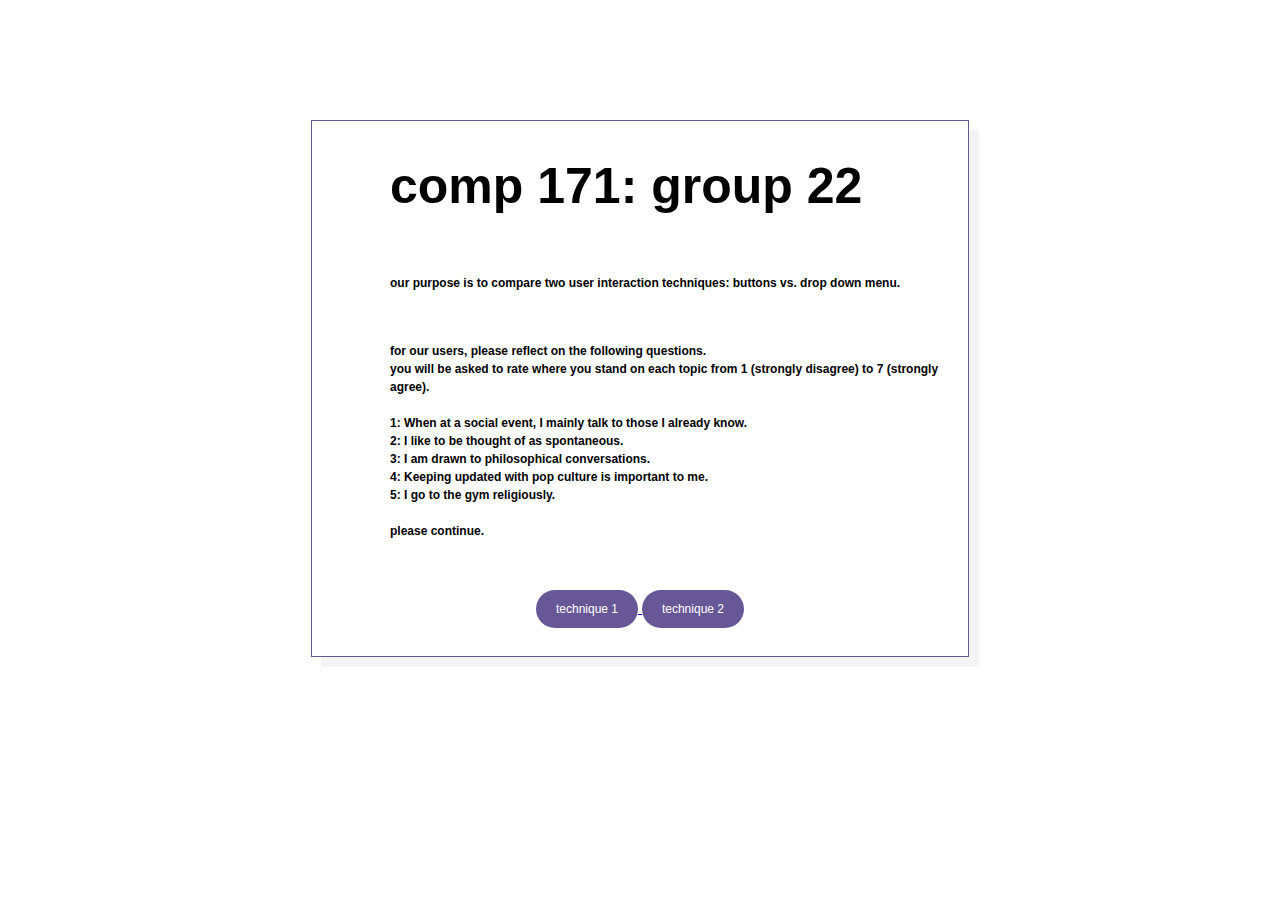
<file: index.html>
<!DOCTYPE html>
<meta name="viewport" content="width=device-width, initial-scale=1.0">

<html>

<head>
    <title>[COMP 171] Assignment 9</title>
    <link rel="stylesheet" href="index.css">
</head>
    
<body>
    
    <div class="form_title">
        <h1>comp 171: group 22</h1>
        <h1 style = "font-size: 12px;">our purpose is to compare two user interaction techniques: buttons vs. drop down menu. </h1>
        <h1 style = "font-size: 12px;">for our users, please reflect on the following questions. <br/>
            you will be asked to rate where you stand on each topic from 1 (strongly disagree) to 7 (strongly agree). <br/> <br/>
            1: When at a social event, I mainly talk to those I already know. <br/>
            2: I like to be thought of as spontaneous. <br/>
            3: I am drawn to philosophical conversations. <br/>
            4: Keeping updated with pop culture is important to me. <br/>
            5: I go to the gym religiously. <br/> <br/>
            
            please continue.
        </h1>
    </div>
    
            <a href="/COMP171/tech1.html" class = "buttons">
                <button style = "background-color: #685796;
                                color: white; font-size: 12px;
                                padding: 12px 20px; border: none; cursor: pointer; border-radius: 20px"> technique 1 </button>
                
            </a>
            <a href="/COMP171/tech2.html" class = "buttons">
                <button style = "background-color: #685796;
                                color: white; font-size: 12px;
                                padding: 12px 20px; border: none; cursor: pointer; border-radius: 20px"> technique 2 </button>
                
            </a>
</body>
    
</html>
</file>
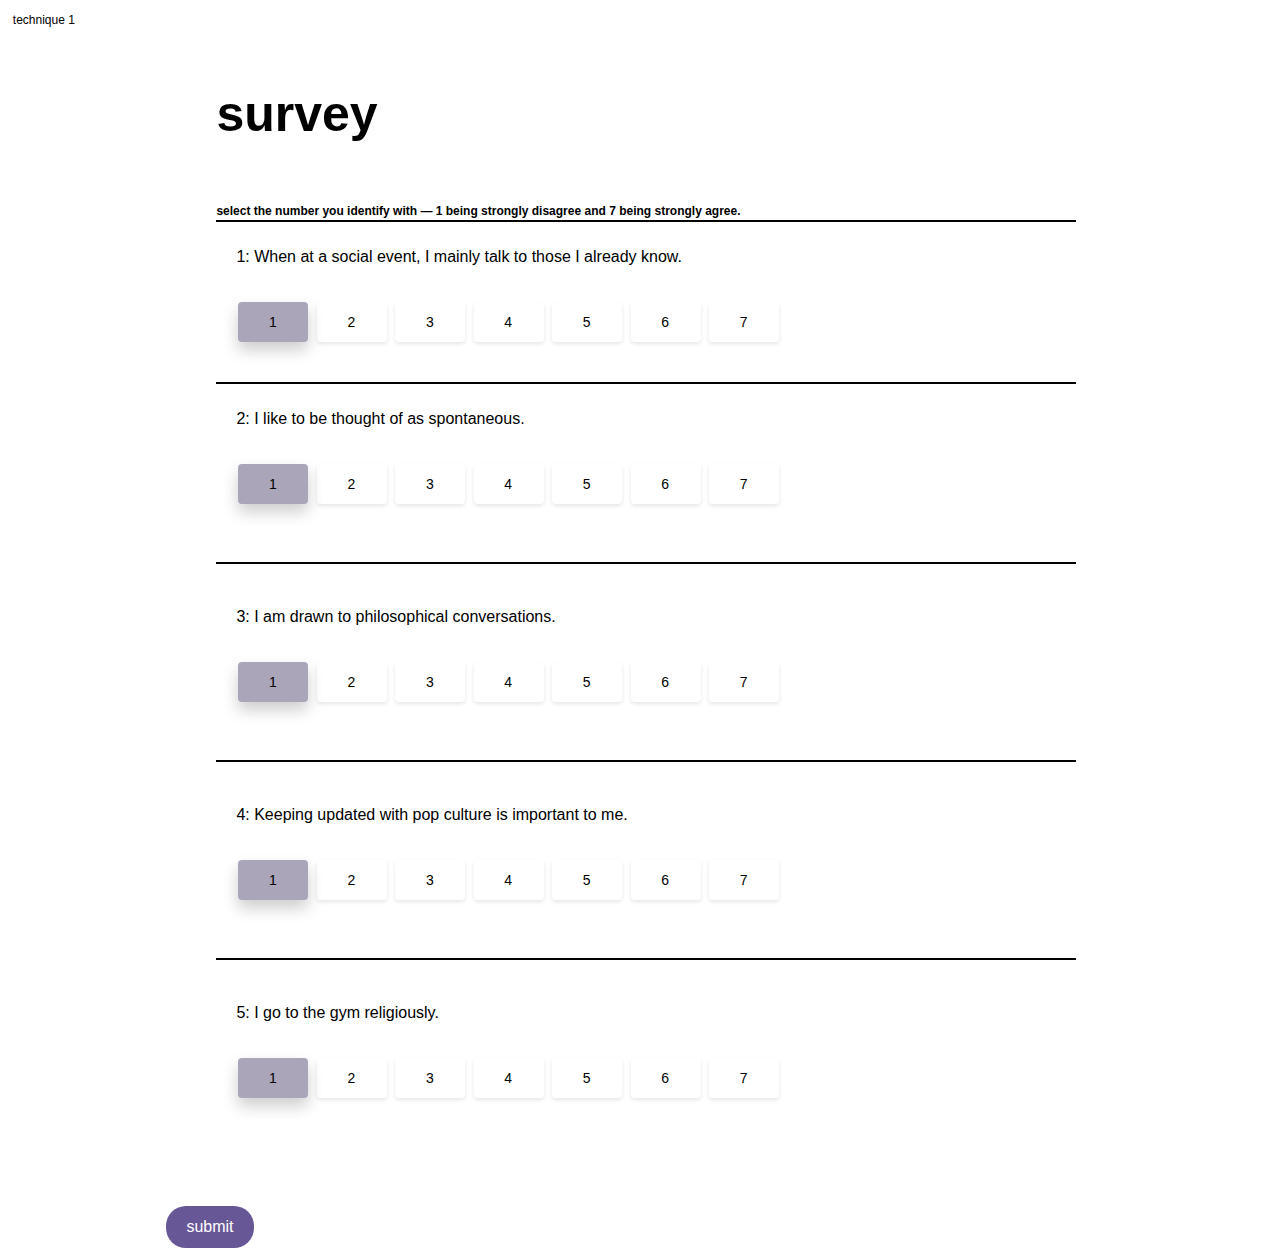
<file: tech1.html>
<!DOCTYPE html>
<meta name="viewport" content="width=device-width, initial-scale=1.0">

<html>

<head>
    <title>[COMP 171] Assignment 9</title>
    <link rel="stylesheet" href="main.css">
</head>

    <header>technique 1</header>
    
    <div class="body">
        <form name=data>
            <div class="form_title">
            
                <h1>survey</h1>
                <h1 style = "font-size: 12px;">select the number you identify with — 1 being strongly disagree and 7 being strongly agree.</h1>

                <div class="form_border">

                    <div class="form_q">
                        1: When at a social event, I mainly talk to those I already know. 
                        
                        <div class="col-12 pb-5"> <br>
                            <input class="checkbox-tools" type="radio" name="q1" id="q1_1" value = "1" checked required>
                            <label class="for-checkbox-tools" for="q1_1"  >1</label>

                            <input class="checkbox-tools" type="radio" name="q1" value = "2" id="q1_2">
                            <label class="for-checkbox-tools" for="q1_2"   >2</label>

                            <input class="checkbox-tools" type="radio" name="q1" value = "3" id="q1_3">
                            <label class="for-checkbox-tools" for="q1_3" >3</label>

                            <input class="checkbox-tools" type="radio" name="q1" value = "4" id="q1_4">
                            <label class="for-checkbox-tools" for="q1_4"  >4</label>

                            <input class="checkbox-tools" type="radio" name="q1" value = "5" id="q1_5">
                            <label class="for-checkbox-tools" for="q1_5"  >5</label>
                            
                            <input class="checkbox-tools" type="radio" name="q1" value = "6" id="q1_6">
                            <label class="for-checkbox-tools" for="q1_6"  >6</label>
                            
                            <input class="checkbox-tools" type="radio" name="q1" value = "7" id="q1_7">
                            <label class="for-checkbox-tools" for="q1_7" >7</label>
					   </div>
                    </div>

                </div>
                
                <!-- 2 -->
                
                    <div class = "form_border">
                    <div class = "form_q">
                        2: I like to be thought of as spontaneous.
                        
                        <div class="col-12 pb-5"><br>
                            <input class="checkbox-tools" type="radio" name="q2" id="q2_1" value = "1" checked required>
                            <label class="for-checkbox-tools" for="q2_1">1</label>

                            <input class="checkbox-tools" type="radio" name="q2" id="q2_2" value = "2">
                            <label class="for-checkbox-tools" for="q2_2" >2</label>

                            <input class="checkbox-tools" type="radio" name="q2" id="q2_3" value = "3">
                            <label class="for-checkbox-tools" for="q2_3">3</label>

                            <input class="checkbox-tools" type="radio" name="q2" id="q2_4" value = "4">
                            <label class="for-checkbox-tools" for="q2_4">4</label>

                            <input class="checkbox-tools" type="radio" name="q2" id="q2_5" value = "5">
                            <label class="for-checkbox-tools" for="q2_5">5</label>
                            
                            <input class="checkbox-tools" type="radio" name="q2" id="q2_6" value = "6">
                            <label class="for-checkbox-tools" for="q2_6">6</label>
                            
                            <input class="checkbox-tools" type="radio" name="q2" id="q2_7" value = "7">
                            <label class="for-checkbox-tools" for="q2_7">7</label>
					   </div>
                        
                    </div> 
                    &nbsp;
                </div>
                
                <!-- 3 -->
                <div class = "form_border">
                    &nbsp;
                    <div class = "form_q">
                        3: I am drawn to philosophical conversations.
                        
                        <div class="col-12 pb-5"><br>
                            <input class="checkbox-tools" type="radio" name="q3" id="q3_1" value = "1" checked required>
                            <label class="for-checkbox-tools" for="q3_1">1</label>

                            <input class="checkbox-tools" type="radio" name="q3" id="q3_2" value = "2">
                            <label class="for-checkbox-tools" for="q3_2">2</label>

                            <input class="checkbox-tools" type="radio" name="q3" id="q3_3" value = "3">
                            <label class="for-checkbox-tools" for="q3_3">3</label>

                            <input class="checkbox-tools" type="radio" name="q3" id="q3_4" value = "4">
                            <label class="for-checkbox-tools" for="q3_4">4</label>

                            <input class="checkbox-tools" type="radio" name="q3" id="q3_5" value = "5">
                            <label class="for-checkbox-tools" for="q3_5">5</label>
                            
                            <input class="checkbox-tools" type="radio" name="q3" id="q3_6" value = "6">
                            <label class="for-checkbox-tools" for="q3_6">6</label>
                            
                            <input class="checkbox-tools" type="radio" name="q3" id="q3_7" value = "7">
                            <label class="for-checkbox-tools" for="q3_7">7</label>
					   </div>
                    </div> 
                    &nbsp; 
                </div>
                
                <!-- 4 -->
                <div class = "form_border">
                    &nbsp;
                    <div class = "form_q">
                        4: Keeping updated with pop culture is important to me.
                        
                        <div class="col-12 pb-5"><br>
                            <input class="checkbox-tools" type="radio" name="q4" id="q4_1" value="1" checked required>
                            <label class="for-checkbox-tools" for="q4_1">1</label>

                            <input class="checkbox-tools" type="radio" name="q4" id="q4_2" value="2">
                            <label class="for-checkbox-tools" for="q4_2">2</label>

                            <input class="checkbox-tools" type="radio" name="q4" id="q4_3" value="3">
                            <label class="for-checkbox-tools" for="q4_3">3</label>

                            <input class="checkbox-tools" type="radio" name="q4" id="q4_4" value="4">
                            <label class="for-checkbox-tools" for="q4_4">4</label>

                            <input class="checkbox-tools" type="radio" name="q4" id="q4_5" value="5">
                            <label class="for-checkbox-tools" for="q4_5">5</label>
                            
                            <input class="checkbox-tools" type="radio" name="q4" id="q4_6" value="6">
                            <label class="for-checkbox-tools" for="q4_6">6</label>
                            
                            <input class="checkbox-tools" type="radio" name="q4" id="q4_7" value="7">
                            <label class="for-checkbox-tools" for="q4_7">7</label>
					   </div>
                    </div> 
                    &nbsp;
                </div>
                
                <!-- 5 -->
                <div class = "form_border">
                    &nbsp;
                    <div class = "form_q">
                        5: I go to the gym religiously.
                        
                        <div class="col-12 pb-5"><br>
                            <input class="checkbox-tools" type="radio" name="q5" id="q5_1" value="1" checked required>
                            <label class="for-checkbox-tools" for="q5_1">1</label>

                            <input class="checkbox-tools" type="radio" name="q5" id="q5_2" value="2">
                            <label class="for-checkbox-tools" for="q5_2">2</label>

                            <input class="checkbox-tools" type="radio" name="q5" id="q5_3" value="3">
                            <label class="for-checkbox-tools" for="q5_3">3</label>

                            <input class="checkbox-tools" type="radio" name="q5" id="q5_4" value="4">
                            <label class="for-checkbox-tools" for="q5_4">4</label>

                            <input class="checkbox-tools" type="radio" name="q5" id="q5_5" value="5">
                            <label class="for-checkbox-tools" for="q5_5">5</label>
                            
                            <input class="checkbox-tools" type="radio" name="q5" id="q5_6" value="6">
                            <label class="for-checkbox-tools" for="q5_6">6</label>
                            
                            <input class="checkbox-tools" type="radio" name="q5" id="q5_7" value="7">
                            <label class="for-checkbox-tools" for="q5_7">7</label>
					   </div>
                    </div> 
                    &nbsp; 
                </div>
                
            </div>
        </form>
        
            <a href="/COMP171" class = "buttons">
                <button style = "background-color: #685796;
                                color: white; font-size: 16px;
                                padding: 12px 20px; border: none; cursor: pointer; border-radius: 20px"> submit </button>
                
            </a>
        
    </div>

    
</html>
</file>
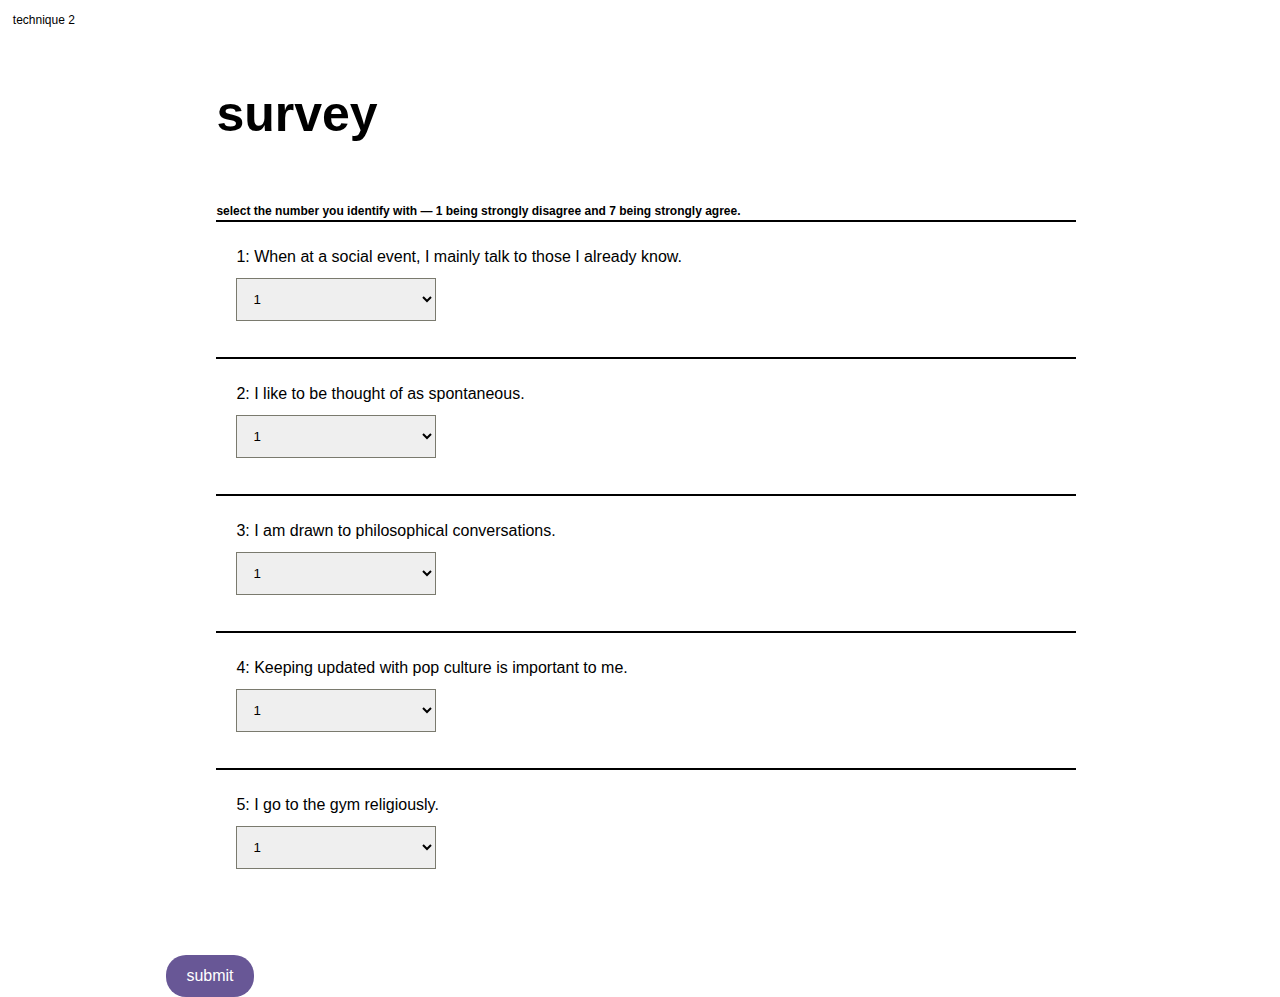
<file: tech2.html>
<!DOCTYPE html>
<meta name="viewport" content="width=device-width, initial-scale=1.0">

<html>

<head>
    <title>[COMP 171] Assignment 9</title>
    <link rel="stylesheet" href="main.css">
</head>

    <header>technique 2</header>
    
    <div class="body">
        <form name=data>
            <div class="form_title">
            
                <h1>survey</h1>
                <h1 style = "font-size: 12px;">select the number you identify with — 1 being strongly disagree and 7 being strongly agree.</h1>

                <div class="form_border">

                    <div class="form_q">
                        <label for="nums">1: When at a social event, I mainly talk to those I already know.</label><br/> 
                        <select id="nums" name="nums">
                        <option>1</option><option>2</option><option>3</option><option>4</option><option>5</option><option>6</option><option>7</option>
                        </select>
					   </div>
                    </div>
                
                <!-- 2 -->
                
                    <div class = "form_border">
                    <div class = "form_q">
                        <label for="nums">2: I like to be thought of as spontaneous.</label><br/>
                        
                        <select id="nums" name="nums">
                        <option>1</option><option>2</option><option>3</option><option>4</option><option>5</option><option>6</option><option>7</option>
                        </select>
                        
                    </div> 
                </div>
                
                <!-- 3 -->
                <div class = "form_border">
                        <div class = "form_q">
                        <label for="nums">3: I am drawn to philosophical conversations.</label><br/>
                        
                        <select id="nums" name="nums">
                        <option>1</option><option>2</option><option>3</option><option>4</option><option>5</option><option>6</option><option>7</option>
                        </select>
                        
                    </div> 
                </div>
                
                <!-- 4 -->
                <div class = "form_border">
                    <div class = "form_q">
                        <label for="nums">4: Keeping updated with pop culture is important to me.</label><br/>
                        
                        
                        <select id="nums" name="nums">
                        <option>1</option><option>2</option><option>3</option><option>4</option><option>5</option><option>6</option><option>7</option>
                        </select>
                        
                    </div> 
                </div>
                
                <!-- 5 -->
                <div class = "form_border">
                    <div class = "form_q">
                        <label for="nums">5: I go to the gym religiously.</label><br/>
                        
                        <select id="nums" name="nums">
                        <option>1</option><option>2</option><option>3</option><option>4</option><option>5</option><option>6</option><option>7</option>
                        </select>
                    </div> 
                </div>
                
            </div>
		
	</form>
        
	    	<a href="/COMP171" class = "buttons">
                <button style = "background-color: #685796;
                                color: white; font-size: 16px;
                                padding: 12px 20px; border: none; cursor: pointer; border-radius: 20px"> submit </button>
           	</a>
    </div>

    
</html>
</file>
<file: index.css>
html {
    background: #ffffff;
    -webkit-font-smoothing: antialiased;
}

body {
    margin: 50px auto;
    top: 70px;
    max-width: 800px;
    padding: 2em 2em 2em;
    width: 600px;
    background-color: #fff;
    font-family: sans-serif;
    font-size: 14px;
    border: 1px solid;
    border-color: #685796;
    position: relative;
    height: 0px auto;
    text-align: center;
    box-shadow: 10px 10px 0 rgba(220,220,220,0.3);
}

.form_title h1{
    margin: 0px 0px 50px 50px;
    font-size: 50px;
    text-align: left;
    line-height: 150%;
}

.form_title h2{
    font-size: 15px;
    text-align: left;
    line-height: 150%;
}
</file>
<file: main.css>
html {
    background: #ffffff;
    -webkit-font-smoothing: antialiased;
}

* {
    margin: 0;
    padding: 0;
    font-family: 'Josefin Sans', sans-serif;
}

.container {
    width: 100%;
    height: 100%;
}

header {
    height: 100%;
    background: transparent;
    font-size: 12px;
    margin-left: 1%;
    margin-top: 1%;
}

.body {
    background: white;
    width: 75%;
    margin-left: 13%;
}

.form_title h1{
    margin: 50px 100px 50px 50px;
    font-size: 50px;
    text-align: left;
    line-height: 150%;
}

.form_border {
    margin: -50px 50px 50px 50px;
    border-top: 2px solid black;
    background: white;
    border-radius: 0px;
    padding: 20px;
}

.form_q {
    font-size: 16px;
    background: white;
    line-height: 30px;
    text-align: left;
}

.buttons {
    text-align: center;
    margin-top: -40px;
    margin-bottom: 40px;
}

/* RADIO BUTTON STYLES*/

[type="radio"]:checked,
[type="radio"]:not(:checked){
    position: absolute;
    left: -9999px;
    width: 0;
    height: 0;
    visibility: hidden;
}

.checkbox:checked + label:before,
.checkbox:not(:checked) + label:before {
    position: absolute;
    cursor: pointer;
    top: -17px;
    z-index: 2;
    font-size: 20px;
    line-height: 40px;
    text-align: center;
    width: 40px;
    height: 40px;
    border-radius: 50%;
    -webkit-transition: all 300ms linear;
    transition: all 300ms linear; 
}

.checkbox-tools:checked + label,
.checkbox-tools:not(:checked) + label{
    position: relative;
    display: inline-block;
    padding: 10px;
    width: 50px;
    font-size: 14px;
    line-height: 20px;
    letter-spacing: 1px;
    margin: 0 auto;
    margin-left: 2px;
    margin-right: 2px;
    margin-bottom: 10px;
    text-align: center;
    border-radius: 4px;
    overflow: hidden;
    cursor: pointer;
    -webkit-transition: all 300ms linear;
    transition: all 300ms linear; 
}

.checkbox-tools:not(:checked) + label{
    box-shadow: 0 2px 4px 0 rgba(0, 0, 0, 0.1);
}

.checkbox-tools:checked + label{
    background-color: #aaa5b8;
    box-shadow: 0 8px 16px 0 rgba(0, 0, 0, 0.2);
}

.checkbox-tools:not(:checked) + label:hover{
    box-shadow: 0 8px 16px 0 rgba(0, 0, 0, 0.2);
}

.checkbox-tools:checked + label::before,
.checkbox-tools:not(:checked) + label::before{
    position: absolute;
    content: '';
    top: 0;
    left: 0;
    width: 100%;
    height: 100%;
    border-radius: 4px;
    z-index: -1;
}

.checkbox-tools:checked + label .uil,
.checkbox-tools:not(:checked) + label .uil{
    font-size: 24px;
    line-height: 24px;
    display: block;
    padding-bottom: 10px;
}

.checkbox:checked ~ .section .container .row .col-12 .checkbox-tools:not(:checked) + label{
    box-shadow: 0 1x 4px 0 rgba(0, 0, 0, 0.05);
}

input[type=text], select, textarea {
    width: 200px;
    padding: 12px;
    border: 1px solid #7a7a6e;
    margin-top: 6px;
    margin-bottom: 16px;
    resize: vertical;
}
</file>
